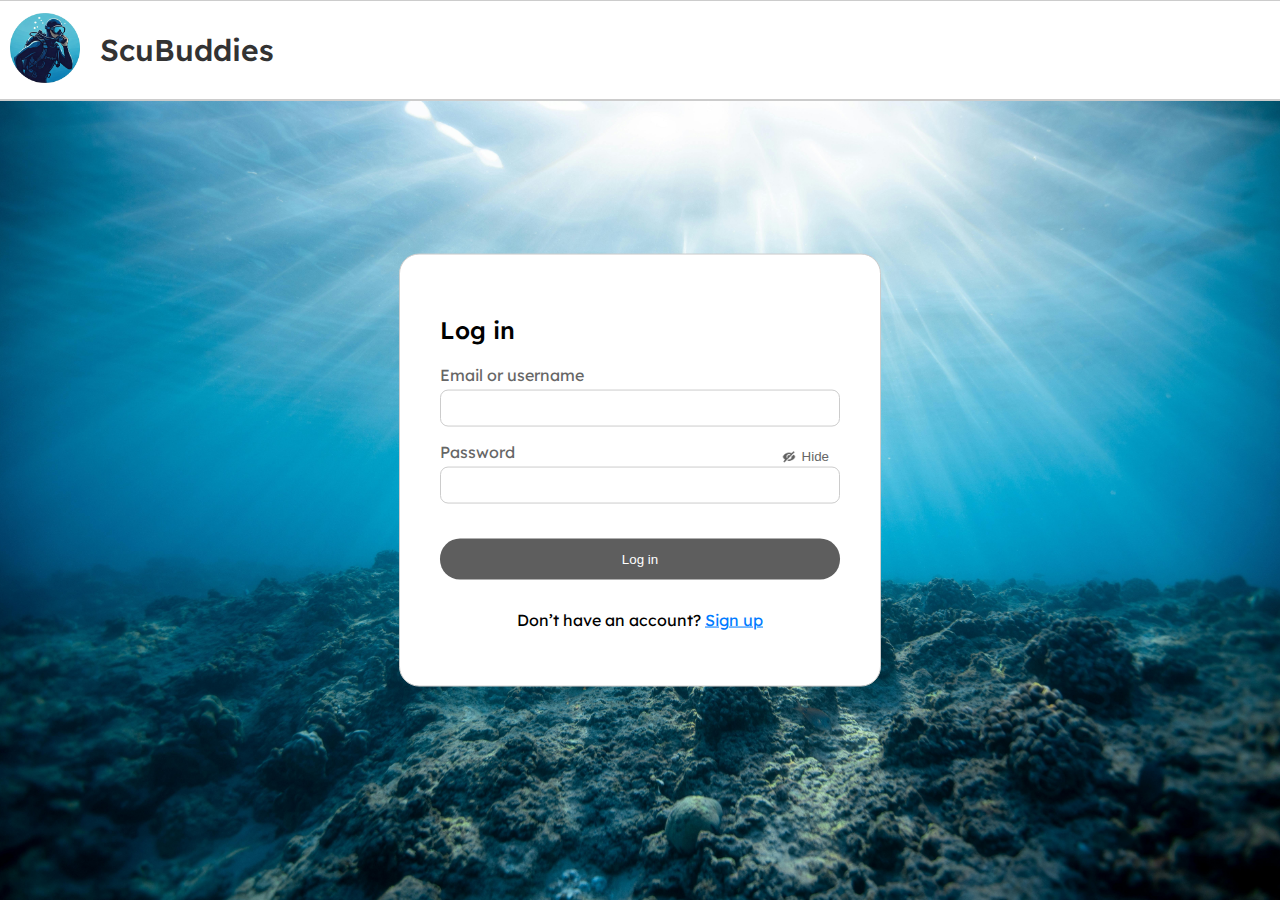
<file: index.html>
<!DOCTYPE html>
<html lang="en">

<head>
    <meta charset="UTF-8">
    <meta name="viewport" content="width=device-width, initial-scale=1.0">
    <title>ScuBuddies - Log In</title>
    <link rel="stylesheet" href="css/styles.css">
    <link rel="preconnect" href="https://fonts.googleapis.com">
    <link rel="preconnect" href="https://fonts.gstatic.com" crossorigin>
    <link href="https://fonts.googleapis.com/css2?family=Lexend:wght@100..900&display=swap" rel="stylesheet">
    <link rel="icon" href="img/Scu_logo.png">
</head>

<body class="screen-container">
    <div class="header-container">
        <header>
            <a href="http://scubuddies.xyz/"> <img src="img/Scu_logo.png" alt="ScuBuddies Logo" class="logo"> </a>
            <h1>ScuBuddies</h1>
        </header>
    </div>
    <div class="bubble-container"></div>
    <div class="container centered-absolute">
        <div class="content">
            <div class="login-box">
                <h2>Log in</h2>
                <form id="loginForm">
                    <label for="username">Email or username</label>
                    <input type="text" id="username" name="username" required>

                    <label for="password">Password</label>
                    <div class="password-container">
                        <input type="password" id="password" name="password" required>

                        <button class="hide-button" type="button" onclick="showPassword()">
                            <img src="img/hide.png" alt="Hide" class="hide-icon"> Hide
                        </button>

                    </div>
                    <span id="login-alert" class="hideAlert alertClass"> Incorrect Username/Password. Please Try Again.
                    </span>

                    <button type="submit" class="login-btn">Log in</button>
                </form>
                <p>Don’t have an account? <a href="register.html">Sign up</a></p>
            </div>
        </div>
    </div>
    <script type="text/javascript" defer>
        function createBubble() {
            const section = document.querySelector('.bubble-container');
            const createElement = document.createElement('span');
            var size = Math.random() * 60;

            createElement.style.width = 20 + size + 'px';
            createElement.style.height = 20 + size + 'px';
            createElement.style.left = Math.random() * innerWidth + 'px';
            section.appendChild(createElement);

            setTimeout(() => {
                createElement.remove();
            }, 4000);
        }


        setInterval(createBubble, 850);
    </script>
    <script src="js/login.js" defer></script>

</body>

</html>
</file>
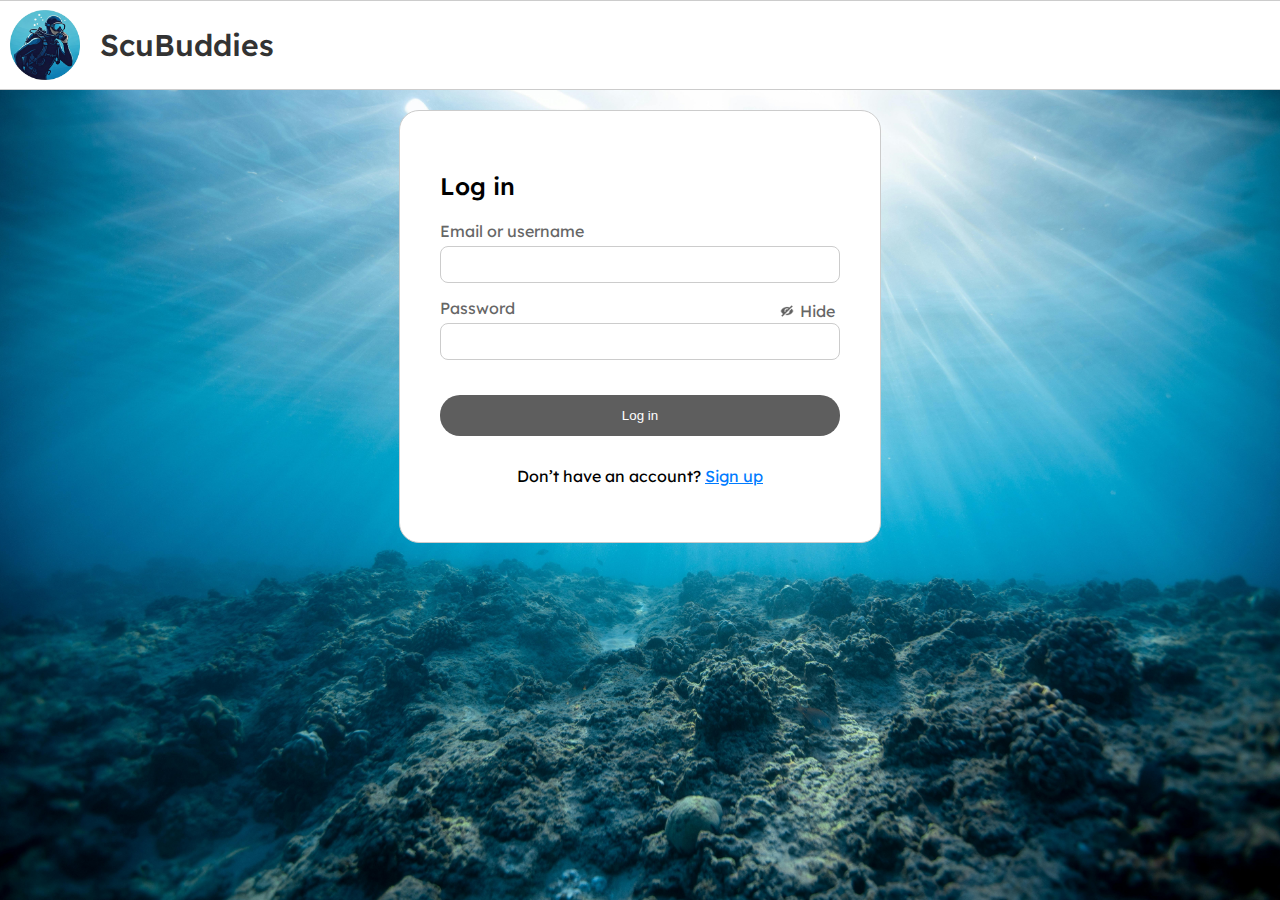
<file: scubuddies-landing-page/index.html>
<!DOCTYPE html>
<html lang="en">
<head>
    <meta charset="UTF-8">
    <meta name="viewport" content="width=device-width, initial-scale=1.0">
    <title>ScuBuddies - Log In</title>
    <link rel="stylesheet" href="css/styles.css">
    <link rel="preconnect" href="https://fonts.googleapis.com">
    <link rel="preconnect" href="https://fonts.gstatic.com" crossorigin>
    <link href="https://fonts.googleapis.com/css2?family=Lexend:wght@100..900&display=swap" rel="stylesheet">
</head>
<body>
    <div class="header-container">
        <header>
            <img src="img/Scu_logo.png" alt="ScuBuddies Logo" class="logo">
            <h1>ScuBuddies</h1>
        </header>
    </div>
    <div class="container">
        <div class="content">
            <div class="login-box">
                <h2>Log in</h2>
                <form id="loginForm">
                    <label for="username">Email or username</label>
                    <input type="text" id="username" name="username" required>

                    <label for="password">Password</label>
                    <div class="password-container">
                        <input type="password" id="password" name="password" required>
                        <span class="toggle-password">
                            <img src="img/hide.png" alt="Hide" class="hide-icon"> Hide
                        </span>
                    </div>

                    <button type="submit" class="login-btn">Log in</button>
                </form>
                <p>Don’t have an account? <a href="register.html">Sign up</a></p>
            </div>
        </div>
    </div>
    <script src="js/script.js"></script>
</body>
</html>
</file>
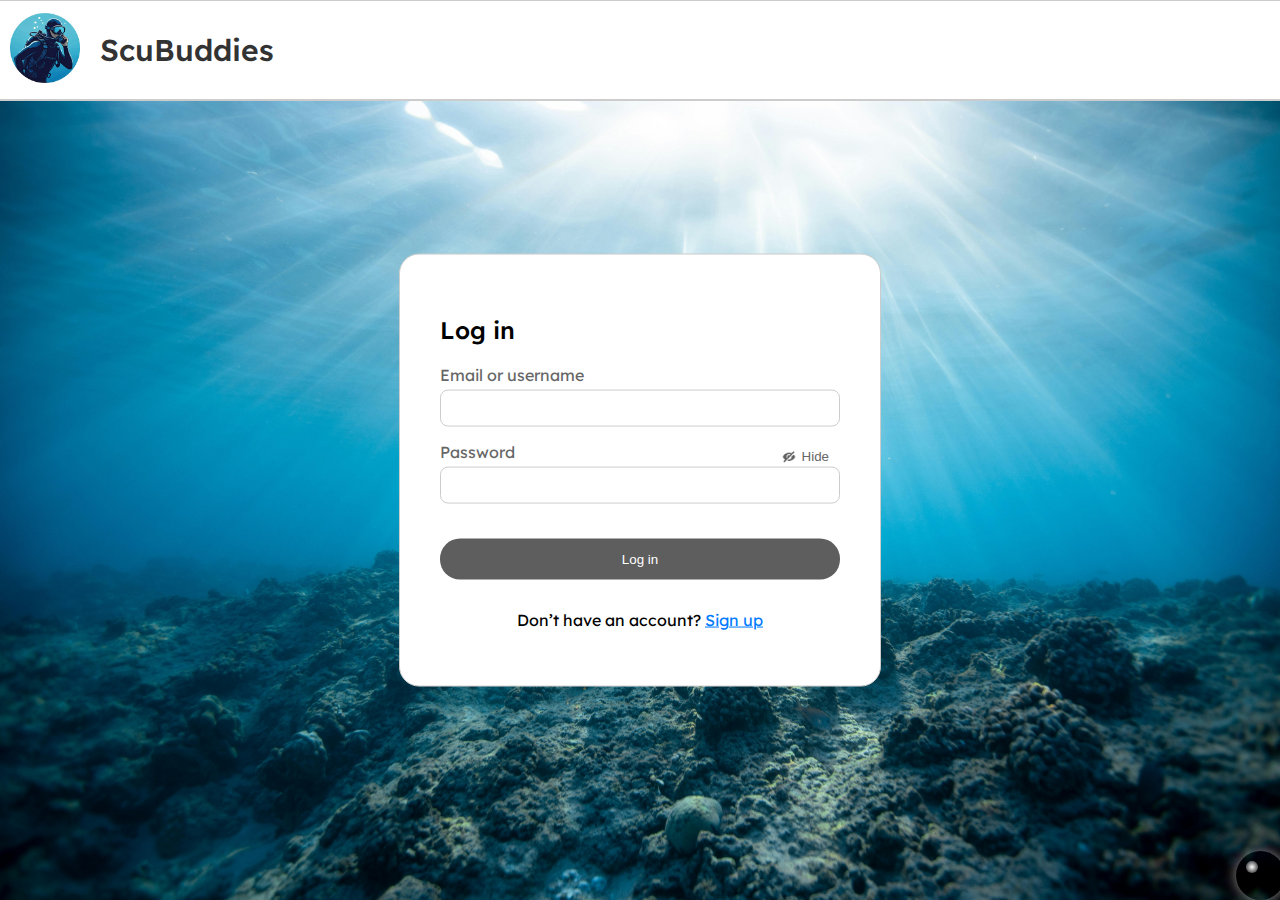
<file: contact.html>
<!DOCTYPE html>
<html lang="en">

<head>
    <meta charset="UTF-8" />
    <meta name="viewport" content="width=device-width, initial-scale=1.0">
    <title>ScuBuddies - Contacts</title>
    <link href="css/styles.css" rel="stylesheet" />
    <link rel="icon" href="img/Scu_logo.png">
</head>

<body>
    <div class="header-container">
        <header>
            <a href="http://scubuddies.xyz/"> <img src="img/Scu_logo.png" alt="ScuBuddies Logo" class="logo"> </a>
            <h1>ScuBuddies</h1>
        </header>
    </div>

    <div class="bubble-container"></div>

    <div class="contact-container">
        <div class="contact-header">
            <h2>Your Contacts</h2>
        </div>

        <div class="search-box">
            <header>
                <input type="text" id="searchInput" placeholder="Search contacts..." />
            </header>
        </div>

        <div id="tableDiv">
            <table class="contacts-table">
                <thead>
                    <tr>
                        <th>First Name</th>
                        <th>Last Name</th>
                        <th>Email</th>
                        <th>Phone</th>
                        <th>Fav Spot</th>
                        <th>Actions</th>
                    </tr>
                </thead>
                <tbody id="contactsBody"></tbody>
            </table>
        </div>

        <div class="between">
            <button type="button" class="btn" onclick="openAddModal()">Add Contact</button>
            <button type="button" class="btn" onclick="doLogout()">Logout</button>
        </div>
    </div>

    <div id="contactModal" class="modal">
        <div class="modal-content">
            <h3 id="modalTitle">Add Contact</h3>
            <button class="close-btn" onclick="closeModal()">X</button>

            <label for="firstNameInput">First Name</label>
            <input type="text" id="firstNameInput" />

            <label for="lastNameInput">Last Name</label>
            <input type="text" id="lastNameInput" />

            <label for="emailInput">Email</label>
            <input type="text" id="emailInput" />
            <span id="email-alert" class="hideAlert alertClass">Please enter a valid email.</span>

            <label for="phoneInput">Phone</label>
            <input type="text" id="phoneInput" />
            <span id="pNumber-alert" class="hideAlert alertClass">Please enter a valid phone number (7-15
                digits).</span>

            <label for="favSpotInput">Favorite Spot</label>
            <input type="text" id="favSpotInput" />

            <button class="save-btn" onclick="saveContact()">Save</button>
        </div>
    </div>

    <div id="confirmModal" class="modal">
        <div class="modal-content">
            <h3>Confirm Deletion</h3>
            <p>Are you sure you want to delete this contact?</p>
            <button id="confirmDeleteBtn" class="btn">Yes</button>
            <button id="cancelDeleteBtn" class="btn">Cancel</button>
        </div>
    </div>

    <script type="text/javascript" defer>
        function createBubble() {
            const section = document.querySelector('.bubble-container')
            const createElement = document.createElement('span')
            var size = Math.random() * 60

            createElement.style.width = 20 + size + 'px';
            createElement.style.height = 20 + size + 'px';
            createElement.style.left = Math.random() * innerWidth + 'px';
            section.appendChild(createElement);

            setTimeout(() => {
                createElement.remove()
            }, 4000)
        }


        setInterval(createBubble, 850);
    </script>

    <script src="js/contact.js"></script>
</body>

</html>
</file>
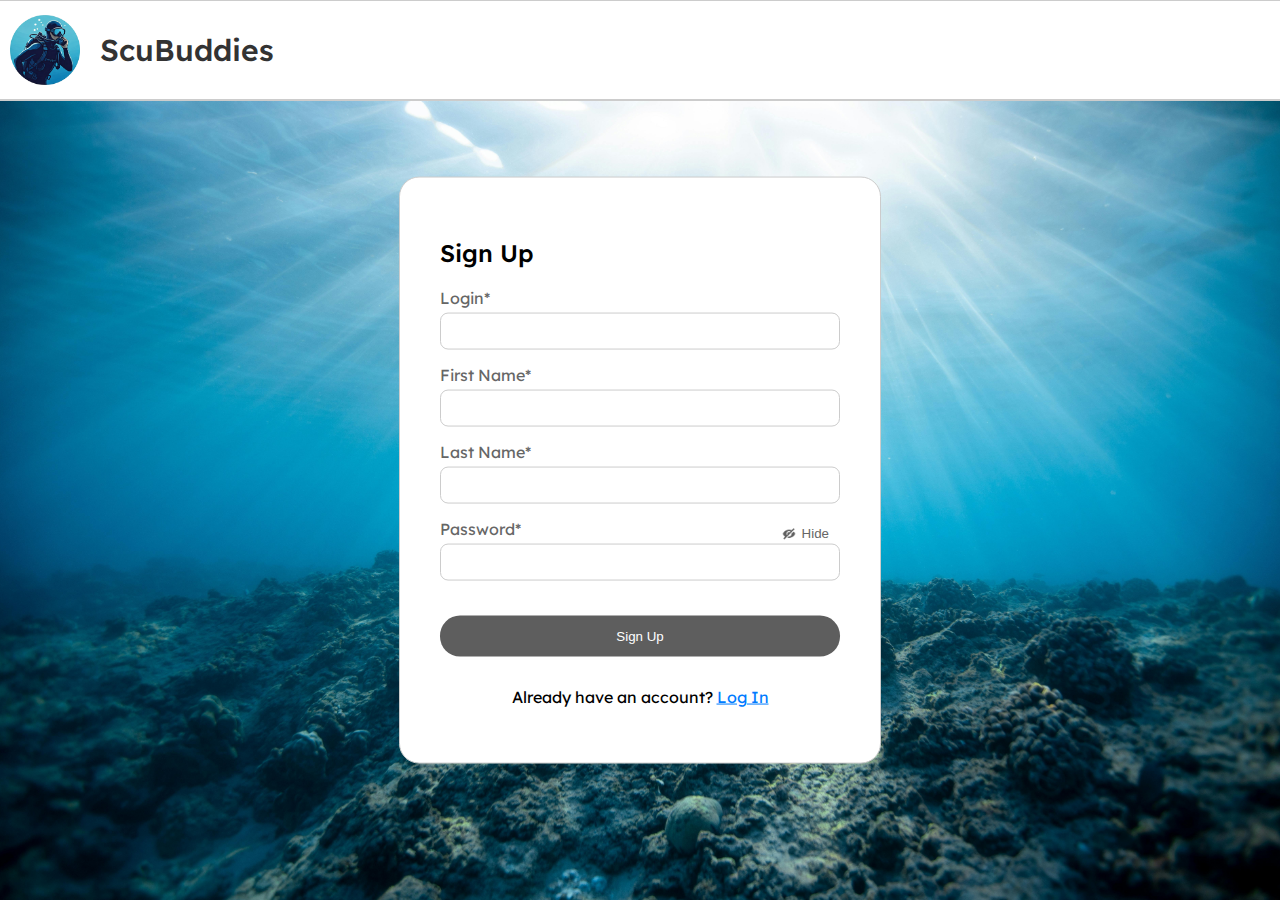
<file: register.html>
<html>

<head>
    <title>ScuBuddies - Sign Up</title>
    <link rel="stylesheet" href="css/styles.css">
    <meta name="viewport" content="width=device-width, initial-scale=1.0">
    <link rel="preconnect" href="https://fonts.googleapis.com">
    <link rel="preconnect" href="https://fonts.gstatic.com" crossorigin>
    <link href="https://fonts.googleapis.com/css2?family=Lexend:wght@100..900&display=swap" rel="stylesheet">
    <link rel="icon" href="img/Scu_logo.png">
</head>

<body class="screen-container">
    <div class="header-container">
        <header>
            <a href="http://scubuddies.xyz/"> <img src="img/Scu_logo.png" alt="ScuBuddies Logo" class="logo"> </a>
            <h1>ScuBuddies</h1>
        </header>
    </div>
    <div class="container centered-absolute">
        <div class="content">
            <div class="login-box">
                <h2>Sign Up</h2>
                <form id="registerForm">

                    <label for="username">Login* </label>
                    <input type="text" id="login" name="login" required>

                    <label for="username">First Name* </label>
                    <input type="text" id="first-name" name="first-name" required>

                    <label for="username">Last Name* </label>
                    <input type="text" id="last-name" name="last-name" required>

                    <label for="password">Password*</label>
                    <div class="password-container">
                        <input type="password" id="password" name="password" required>

                        <button class="hide-button" type="button" onclick="showPassword()">
                            <img src="img/hide.png" alt="Hide" class="hide-icon">Hide
                        </button>

                    </div>
                    <div class="password-criteria hidden" id="password-criteria">
                        <ul>
                            <li class="criteria" id="uppercase">
                                <span> <i>Uppercase </i> </span>
                            </li>
                            <li class="criteria" id="lowercase">
                                <span> <i>Lowercase </i> </span>
                            </li>
                            <li class="criteria" id="number">
                                <span> <i>Number</i> </span>
                            </li>
                            <li class="criteria" id="character-length">
                                <span> <i>8+ characters </i> </span>
                            </li>
                            <li class="criteria" id="special-character">
                                <span> <i>1+ Special Character </i> </span>
                            </li>
                        </ul>
                    </div>

                    <link rel="stylesheet" href="css/styles.css">
                    <button type="submit" class="login-btn" id="signup-btn">Sign Up</button>
                    <span id="regResult"></span>
                </form>
                <p>Already have an account? <a href="index.html">Log In</a></p>
            </div>
            <script defer src="js/register.js" defer></script>
</body>

</html>
</file>
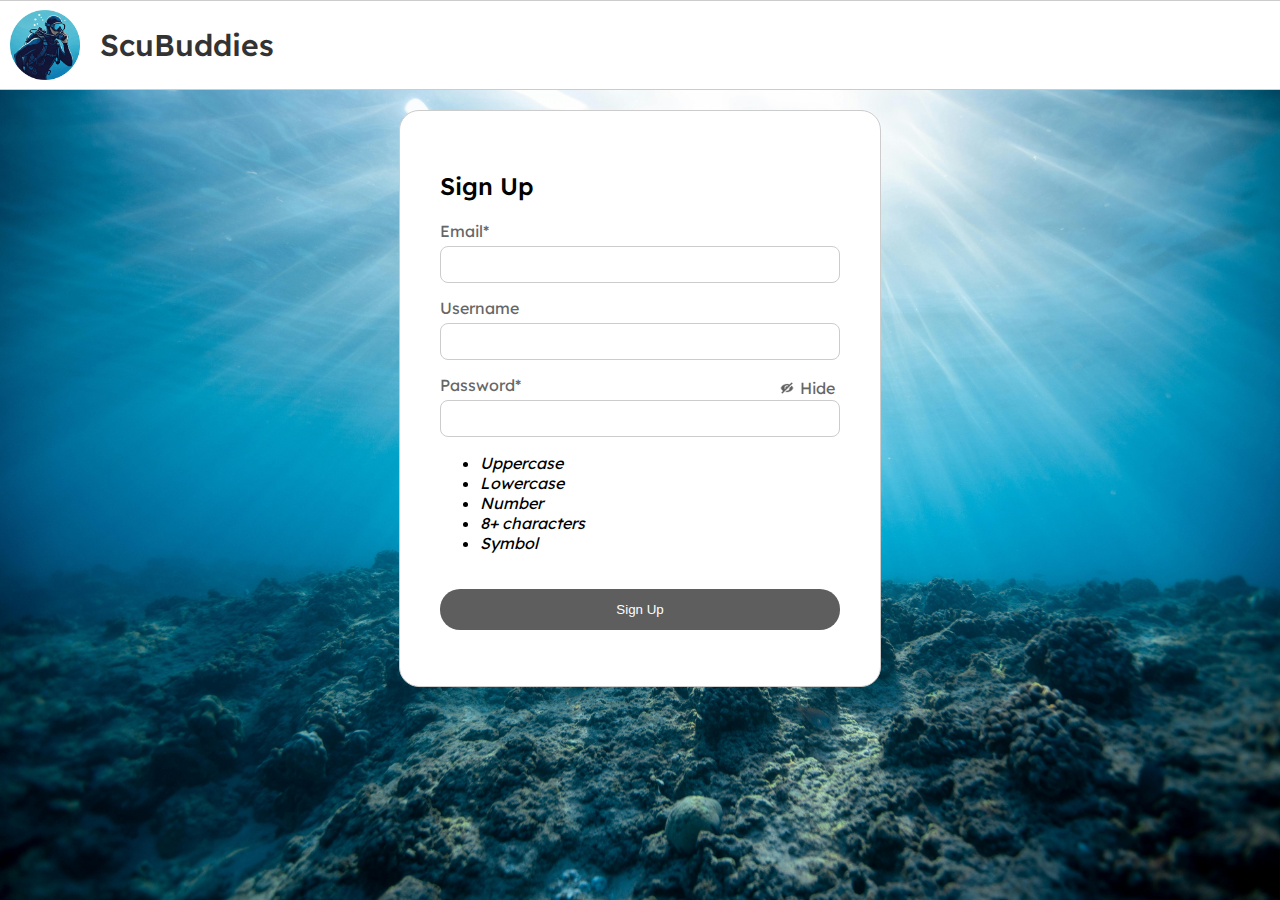
<file: scubuddies-landing-page/register.html>
<html>

<head>
    <title>ScuBuddies - Sign Up</title>
    
    <link rel="stylesheet" href="css/styles.css">
    <link rel="preconnect" href="https://fonts.googleapis.com">
    <link rel="preconnect" href="https://fonts.gstatic.com" crossorigin>
    <link href="https://fonts.googleapis.com/css2?family=Lexend:wght@100..900&display=swap" rel="stylesheet">
</head>

<body>
    <div class="header-container">
        <header>
            <img src="img/Scu_logo.png" alt="ScuBuddies Logo" class="logo">
            <h1>ScuBuddies</h1>
        </header>
    </div>

    <div class="container">
        <div class="content">
            <div class="login-box">

                <h2>Sign Up</h2>

                <form id="loginForm">
                    <label for="username">Email* </label>

                    <input type="text" id="username" name="username" required>

                    <label for="username">Username</label>

                    <input type="text" id="username" name="username" required>


                    <label for="password">Password*</label>

                    <div class="password-container">
                        <input type="password" id="password" name="password" required>

                        <span class="toggle-password">
                        

                        <img src="img/hide.png" alt="Hide" class="hide-icon"> Hide
                        </span>
                    </div>
                    <div class = "password-criteria">
                        <ul>
                            <li class = "criteria">
                                <span> <i>Uppercase </i> </span>
                            </li>
                            <li class = "criteria">
                                <span> <i>Lowercase </i> </span>
                            </li>
                            <li class = "criteria">
                                <span> <i>Number</i> </span>
                            </li>
                            <li class = "criteria">
                                <span> <i>8+ characters </i> </span>
                            </li>
                            <li class = "criteria">
                                <span> <i>Symbol </i> </span>
                            </li>
                        

                        

                        </ul>
                    </div>
                    <link rel="stylesheet" href="css/styles.css">
    

                    <button type="submit" class="login-btn">Sign Up</button>
                </form>
            </div>
</body>

</html>
</file>
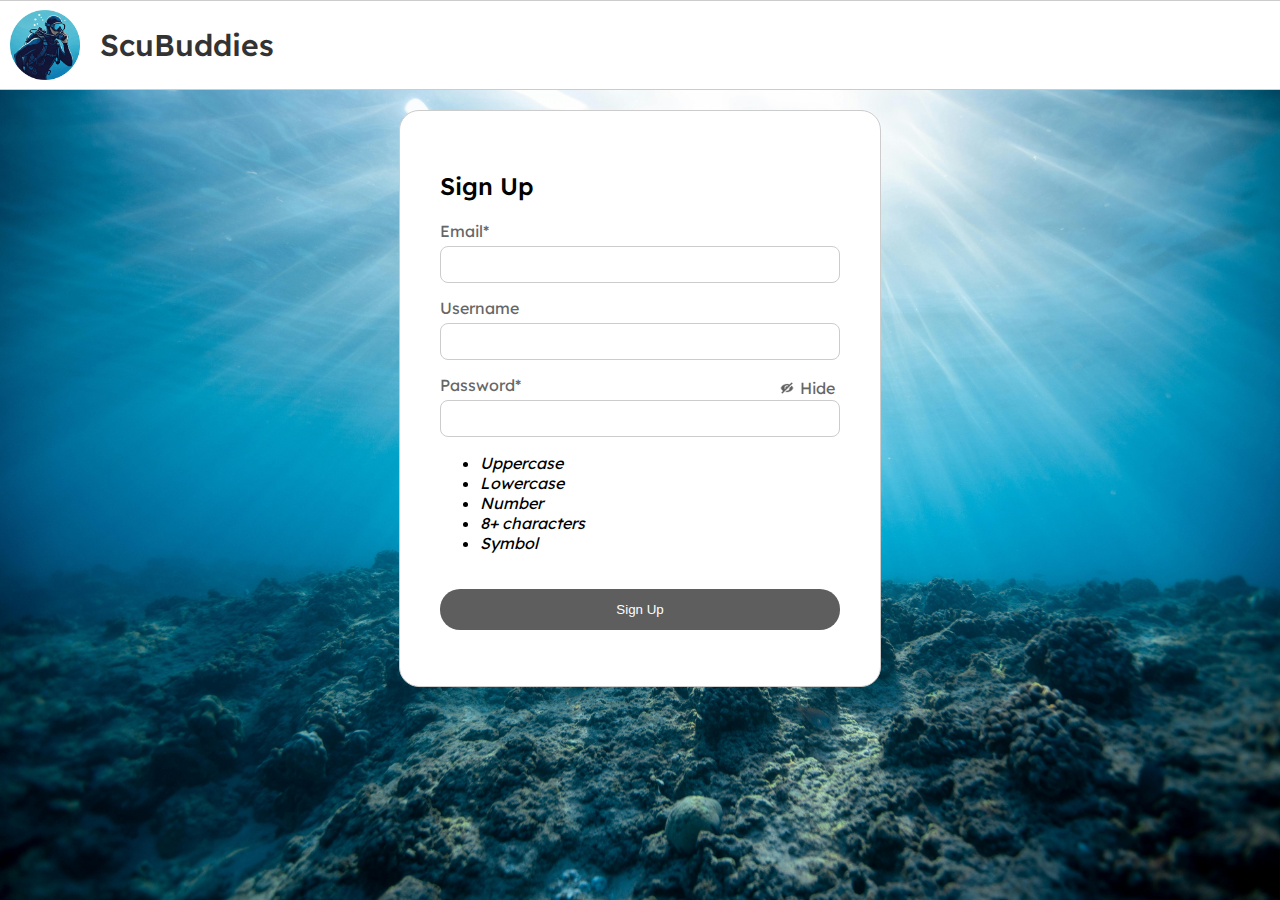
<file: scubuddies-landing-page/signup.html>
<html>

<head>
    <link rel="stylesheet" href="css/styles.css">
    <link rel="preconnect" href="https://fonts.googleapis.com">
    <link rel="preconnect" href="https://fonts.gstatic.com" crossorigin>
    <link href="https://fonts.googleapis.com/css2?family=Lexend:wght@100..900&display=swap" rel="stylesheet">
</head>

<body>
    <div class="header-container">
        <header>
            <img src="img/Scu_logo.png" alt="ScuBuddies Logo" class="logo">
            <h1>ScuBuddies</h1>
        </header>
    </div>

    <div class="container">
        <div class="content">
            <div class="login-box">

                <h2>Sign Up</h2>

                <form id="loginForm">
                    <label for="username">Email* </label>

                    <input type="text" id="username" name="username" required>

                    <label for="username">Username</label>

                    <input type="text" id="username" name="username" required>


                    <label for="password">Password*</label>

                    <div class="password-container">
                        <input type="password" id="password" name="password" required>

                        <span class="toggle-password">
                        

                        <img src="img/hide.png" alt="Hide" class="hide-icon"> Hide
                        </span>
                    </div>
                    <div class = "password-criteria">
                        <ul>
                            <li class = "criteria">
                                <span> <i>Uppercase </i> </span>
                            </li>
                            <li class = "criteria">
                                <span> <i>Lowercase </i> </span>
                            </li>
                            <li class = "criteria">
                                <span> <i>Number</i> </span>
                            </li>
                            <li class = "criteria">
                                <span> <i>8+ characters </i> </span>
                            </li>
                            <li class = "criteria">
                                <span> <i>Symbol </i> </span>
                            </li>
                        

                        

                        </ul>
                    </div>
                    <link rel="stylesheet" href="css/styles.css">
    

                    <button type="submit" class="login-btn">Sign Up</button>
                </form>
            </div>
</body>

</html>
</file>
<file: css/styles.css>
body {
    font-family: 'Lexend', sans-serif;
    background-image: url('../img/background.jpg');
    background-size: cover;
    background-position: center;
    background-repeat: no-repeat;
    display: flex;
    flex-direction: column;
    align-items: center;
    height: 100vh;
    margin: 0;
    position: relative;
    overflow-x: hidden;
    box-sizing: border-box;
}

.bubble-container {
    position: absolute;
    top: 0;
    left: 0;
    width: 100%;
    height: 100%;
    pointer-events: none; 
    z-index: 1;
}

.bubble-container span {
    position: absolute;
    bottom: 0;
    background: transparent;
    border-radius: 50%;

    pointer-events: none;
    box-shadow: 0 0 13px rgba(255, 255, 255, .6);
    animation: rise 4s linear infinite;
}

.bubble-container span:before {
    content: '';
    position: absolute;
    width: 100%;
    height: 100%;
    transform: scale(0.25) translate(-70%, -70%);
    background: radial-gradient(#fff, transparent);
    border-radius: 50%;
}

@keyframes rise {
    0% {
        transform: translateY(0);
        opacity: 1;
    }
    100% {
        transform: translateY(-100vh);
        opacity: 0;
    }
}

.contact-container {
    position: relative;
    z-index: 2;
}

.screen-container {
    height: 100vh;
    width: 100vw;
    overflow: hidden;
    z-index: 2;
}

.header-container {
    width: 100%;
    background-color: white;
    padding: 5px 0;
    border: 1px solid #ccc;
    position: relative;
    overflow: hidden;
}

header {
    display: flex;
    align-items: center;
    justify-content: flex-start;
    max-width: 1200px;
    margin: 0;
    padding-left: 10px;
}

.container {
    background-color: white;
    padding: 40px;
    border-radius: 20px;
    width: 400px;
    text-align: center;
    border: 1px solid #ccc;
    margin-top: 20px;
    z-index: 2;
}

.centered-absolute {
    position: absolute;
    top: 50%;
    left: 50%;
    transform: translate(-50%, -50%);
}

.logo {
    width: 70px;
    height: 70px;
    margin-right: 20px;
}

h1 {
    font-size: 30px;
    color: #333;
    font-weight: 550;
}

.login-box {
    margin-top: 20px;
    text-align: left;
}

.login-box h2 {
    font-weight: 550;
}

.login-box p {
    text-align: center;
}

.disabled-btn {
    background-color: #ccc;
    cursor: not-allowed;
}

label {
    display: block;
    text-align: left;
    margin-bottom: 5px;
    color: #666;
}

input[type="text"],
input[type="password"] {
    display: block;
    width: 100%;
    margin-bottom: 15px;
    padding: 10px;
    box-sizing: border-box;
    border-radius: 8px;
    border: 1px solid #ccc;
}

.password-container {
    position: relative;
}

.toggle-password {
    position: absolute;
    right: 5px;
    top: 10px;
    transform: translateY(-160%);
    cursor: pointer;
    display: flex;
    align-items: center;
    color: #666;
}

.hide-button{

    position: absolute;
    right: 5px;
    top: 10px;
    transform: translateY(-160%);
    cursor: pointer;
    display: flex;
    align-items: center;
    color: #666;

    background: inherit;
    border:none;
}
.hide-button:hover{

    cursor: pointer;
    border: 2pt solid;

}

.invalid {
    color: red;
    list-style-type: none;
    padding-left: 20px;
    background-image: url('../img/octagon-x.svg');
    background-repeat: no-repeat;
    background-position: left center;
    background-size: 16px 16px;
}

.valid {
    color: green;
    list-style-type: none;
    padding-left: 20px;
    background-image: url('../img/check.svg');
    background-repeat: no-repeat;
    background-position: left center;
    background-size: 16px 16px;
}

.hidden {
    display: none;
}

.hide-icon {
    width: 16px;
    height: 16px;
    margin-right: 5px;
    filter: invert(33%) brightness(90%) contrast(70%);
}

.login-btn {
    width: 100%;
    padding: 13px;
    background-color: #5e5e5e;
    color: white;
    border: none;
    border-radius: 20px;
    cursor: pointer;
    margin-top: 20px;
}

.login-btn:hover {
    background-color: #313131;
}

p {
    margin-top: 30px;
}

a {
    color: #007bff;
    text-decoration: underline;
}

a:hover {
    text-decoration: underline;
}

.header-container {
    width: 100%;
    background-color: white;
    padding: 10px 0;
    border-bottom: 2px solid #ccc;
    position: relative;
    overflow: hidden;
}

.header-container span {
    position: absolute;
    bottom: 0;
    background-color: rgba(255, 255, 255, 0.6);
    border-radius: 50%;
    animation: rise 4s linear infinite;
}

.contact-container {
    width: 80%;
    max-width: 1200px;
    margin: 5% auto 2.5%;
    background-color: white;
    padding: 20px;
    border-radius: 10px;
    box-shadow: 0px 4px 6px rgba(0, 0, 0, 0.1);
    height: 60%;
}

.contact-header {
    display: flex;
    justify-content: space-between;
    align-items: center;
    margin-bottom: 20px;
    height:10%;
}

.search-box {
    width: 100%;
    margin-bottom: 15px;
    height: 10%;
}

.search-box input {
    width: 100%;
    padding: 8px;
    border: 1px solid #ccc;
    border-radius: 8px;
}

 #tableDiv{
    height: 60%;
    overflow-y: auto;
}

.contacts-table {
    width: 100%;
    border-collapse: collapse;
    margin-top: 15px;
}


.contacts-table th,
.contacts-table td {
    padding: 10px;
    border-bottom: 1px solid #ddd;
    text-align: left;
}

.table-actions button {
    margin-right: 5px;
    padding: 6px 10px;
    border: none;
    background-color: #6fa8c7;
    color: white;
    border-radius: 5px;
    cursor: pointer;
    font-weight: bold;
}


.table-actions button:hover {
    background-color: #313131;
}



.modal {
    display: none;
    position: fixed;
    z-index: 999;
    left: 0;
    top: 0;
    width: 100%;
    height: 100%;
    background-color: rgba(0, 0, 0, 0.4);
}

.modal-content {
    background-color: white;
    padding: 20px;
    border-radius: 10px;
    width: 400px;
    position: absolute;
    top: 50%;
    left: 50%;
    transform: translate(-50%, -50%);
}

.close-btn {
    background-color: #6fa8c7;
    color: white;
    border: none;
    padding: 10px 14px;
    border-radius: 8px;
    position: absolute;
    right: 20px;
    top: 10px;
    font-size: 16px;
    cursor: pointer;
}

.close-btn:hover {
    background-color: #313131;
}

.save-btn {
    background-color: #6fa8c7;
    color: white;
    border: none;
    padding: 10px 14px;
    border-radius: 8px;
    cursor: pointer;
}

.save-btn:hover {
    background-color: #313131;
}

.btn {
    background-color: #6fa8c7;
    color: white;
    border: none;
    padding: 10px 14px;
    border-radius: 8px;
    cursor: pointer;
    margin-top: 20px;
    font-weight: bold;
}

.btn:hover {
    background-color: #313131;
}

.between {
    display: flex;
    justify-content: space-between;
    align-items: center;
}

.alertClass {

    color: red;
    font-size: 14px;
    font-style: italic;
}

.hideAlert {

    display: none;
}
</file>
<file: scubuddies-landing-page/css/styles.css>
body {
    font-family: 'Lexend', sans-serif;
    background-image: url('../img/background.jpg');
    background-size: cover;
    background-position: center;
    background-repeat: no-repeat;
    display: flex;
    flex-direction: column;
    align-items: center;
    height: 100vh;
    margin: 0;
    position: relative;
}

.header-container {
    width: 100%;
    background-color: white;
    padding: 5px 0;
    border: 1px solid #ccc;
}

header {
    display: flex;
    align-items: center;
    justify-content: flex-start;
    max-width: 1200px;
    margin: 0; /* Center the header content horizontally */
    padding-left: 10px;
}

.container {
    background-color: white;
    padding: 40px;
    border-radius: 20px;
    width: 400px;
    text-align: center;
    border: 1px solid #ccc;
    margin-top: 20px;
}

.logo {
    width: 70px;
    height: 70px;
    margin-right: 20px;
}

h1 {
    font-size: 30px;
    color: #333;
    font-weight: 550;
}

.login-box {
    margin-top: 20px;
    text-align: left;
}

.login-box h2 {
    font-weight: 550;
}

.login-box p {
    text-align: center;
}

label {
    display: block;
    text-align: left;
    margin-bottom: 5px;
    color: #666;
}

input[type="text"],
input[type="password"] {
    display: block;
    width: 100%;
    margin-bottom: 15px;
    padding: 10px;
    box-sizing: border-box;
    border-radius: 8px;
    border: 1px solid #ccc;
}

.password-container {
    position: relative;
}

.toggle-password {
    position: absolute;
    right: 5px;
    top: 10px;
    transform: translateY(-160%);
    cursor: pointer;
    display: flex;
    align-items: center;
    color: #666;
}

.hide-icon {
    width: 16px;
    height: 16px;
    margin-right: 5px;
    filter: invert(33%) brightness(90%) contrast(70%);
}

.login-btn {
    width: 100%;
    padding: 13px;
    background-color: #5e5e5e;
    color: white;
    border: none;
    border-radius: 20px;
    cursor: pointer;
    margin-top: 20px;
}

.login-btn:hover {
    background-color: #313131;
}

p {
    margin-top: 30px;
}

a {
    color: #007bff;
    text-decoration: underline;
}

a:hover {
    text-decoration: underline;
}
</file>
